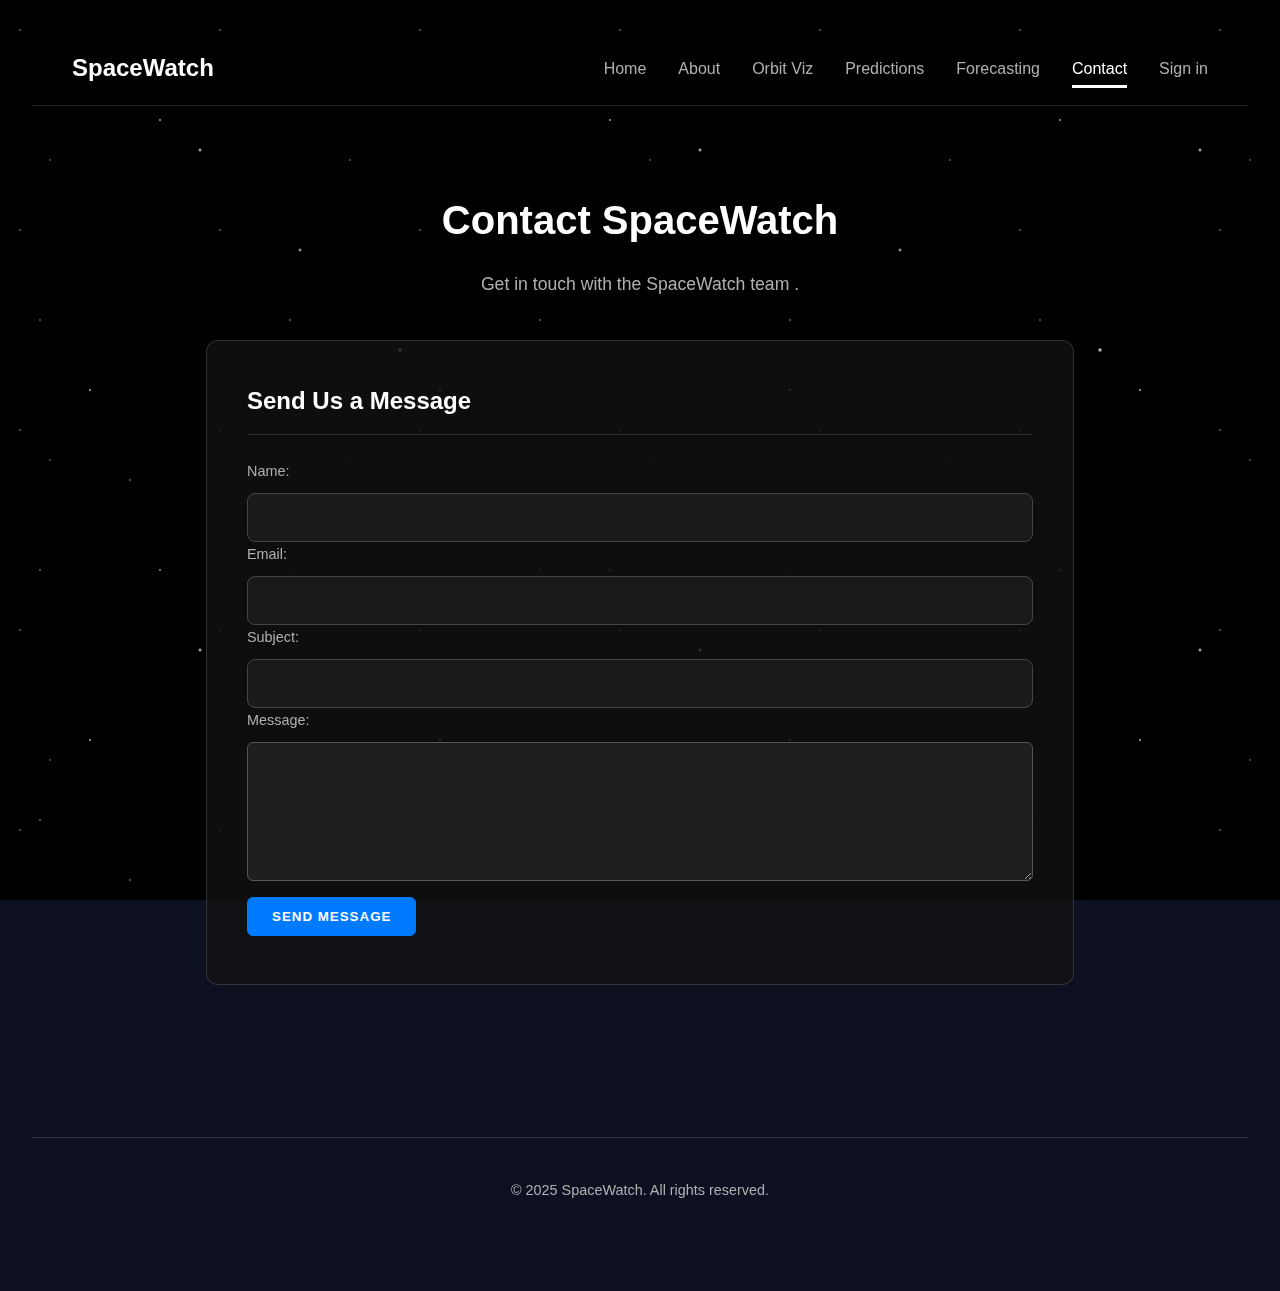
<file: contact.html>
<!DOCTYPE html>
<html lang="en">

<head>
    <meta charset="UTF-8">
    <meta name="viewport" content="width=device-width, initial-scale=1.0">
    <title>SpaceWatch - Contact & API Access</title>
    <link rel="stylesheet" href="landing.css">
    <link rel="preconnect" href="https://fonts.googleapis.com">
    <link rel="preconnect" href="https://fonts.gstatic.com" crossorigin>
    <link
        href="https://fonts.googleapis.com/css2?family=Inter:wght@300;400;500;600;700&family=Space+Grotesk:wght@300..700&display=swap"
        rel="stylesheet">
</head>

<body>
    <header class="sticky-nav">
        <nav>
            <div class="logo">
                <a href="landing.html">SpaceWatch</a>
            </div>
            <button class="menu-toggle" aria-label="Toggle Navigation Menu" aria-expanded="false">
                ☰ </button>
            <ul>
                <li><a href="landing.html">Home</a></li>
                <li><a href="about.html">About</a></li>
                <li><a href="orbit.html">Orbit Viz</a></li>
                <li><a href="predictions.html">Predictions</a></li>
                <li><a href="data.html">Forecasting</a></li>
                <li><a href="contact.html">Contact</a></li>
                <li><a href="sign-in.html">Sign in</a></li>
            </ul>
        </nav>

    </header>

    <main class="page-content">
        <section class="contact-section">
            <h2>Contact SpaceWatch</h2>
            <p class="section-intro">Get in touch with the SpaceWatch team .</p>

            <div class="contact-grid">
                <div class="contact-form-container content-block">
                    <h3>Send Us a Message</h3>
                    <form id="contact-form" action="#" method="POST">
                        <div class="form-group">
                            <label for="name">Name:</label>
                            <input type="text" id="name" name="name" required>
                        </div>
                        <div class="form-group">
                            <label for="email">Email:</label>
                            <input type="email" id="email" name="email" required>
                        </div>
                        <div class="form-group">
                            <label for="subject">Subject:</label>
                            <input type="text" id="subject" name="subject" required>
                        </div>
                        <div class="form-group">
                            <label for="message">Message:</label>
                            <textarea id="message" name="message" rows="6" required></textarea>
                        </div>
                        <button type="submit" class="btn btn-primary">Send Message</button>
                    </form>
                </div>


            </div>
        </section>
    </main>

    <footer>
        <p>&copy; 2025 SpaceWatch. All rights reserved.</p>
    </footer>

    <script src="scriptone.js"></script>
    <script>
        document.getElementById('contact-form').addEventListener('submit', function (e) {
            e.preventDefault();

            const name = document.getElementById('name').value.trim();
            const email = document.getElementById('email').value.trim();
            const message = document.getElementById('message').value.trim();

            if (!name || !email || !message) {
                alert("Please fill in all required fields.");
                return;
            }

            const payload = {
                name: name,
                email: email,
                message: message
            };

            fetch('http://nsst.runasp.net/api/User_Management_System/Sendmessage', {
                method: 'POST',
                headers: {
                    'Content-Type': 'application/json'
                },
                body: JSON.stringify(payload)
            })
                .then(res => {
                    if (!res.ok) {
                        throw new Error('Failed to send message.');
                    }
                    return res.text();
                })
                .then(responseText => {
                    if (responseText.includes("Message sent successfully")) {
                        alert("✅ Your message has been sent successfully!");
                        document.getElementById('contact-form').reset();
                    } else {
                        throw new Error("Unexpected response: " + responseText);
                    }
                })
                .catch(err => {
                    console.error(err);
                    alert("❌ Something went wrong. Please try again later.");
                });
        });
    </script>

</body>

</html>
</file>
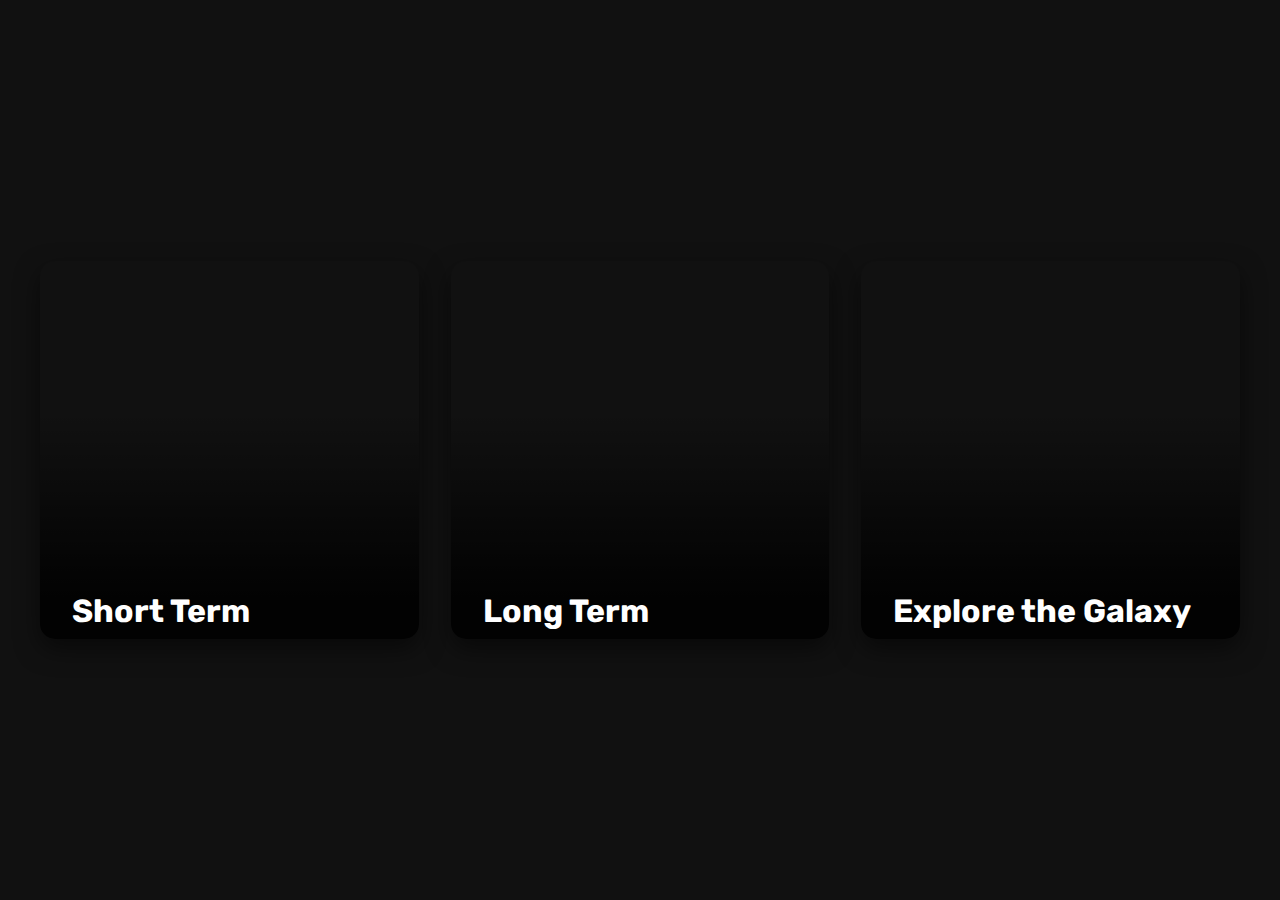
<file: data.html>
<!-- 
<!DOCTYPE html>
<html lang="en">
<head>
  <meta charset="UTF-8" />
  <meta name="viewport" content="width=device-width, initial-scale=1.0"/>
  <title>Data & Analytics Dashboard</title>
  <link rel="stylesheet" href="landing.css" />
</head>
<body>

 <main class=".orbit-container">
    <div class=".orbit-card" style="background-image: url('photo_2025-06-22_22-38-46.jpg')">
      <div class=".orbit-content">
        <h2 class=".orbit-title">Short term</h2>
       
      </div>
    </div>
     <div class=".orbit-card" style="background-image: url('photo_2025-06-22_22-38-46.jpg')">
      <div class=".orbit-content">
        <h2 class=".orbit-title">long term</h2>
        
      </div>
    </div>
   
    <div class=".orbit-card" style="background-image: url('photo_2025-06-22_22-38-46.jpg')">
      <div class=".orbit-content">
        <h2 class=".orbit-title">Explore the Galaxy</h2>
       
      </div>
    </div>
  </main>

</body>
</html> -->






<!-- new about -->
 <!DOCTYPE html>
<html lang="en">
<head>
  <meta charset="UTF-8" />
  <meta name="viewport" content="width=device-width, initial-scale=1.0" />
  <title>Data & Analytics Dashboard</title>
  <style>
    /* Import Google Fonts for a clean, modern look */
    @import url('https://fonts.googleapis.com/css?family=Cardo:400i|Rubik:400,700&display=swap');

    /* General Body Styles */
    body {
      margin: 0;
      font-family: 'Rubik', sans-serif;
      background: #111; /* A slightly softer black for better contrast */
      color: #fff;
      display: flex;
      justify-content: center;
      align-items: center;
      min-height: 100vh;
      padding: 1rem;
      box-sizing: border-box;
    }

    /* Grid Container for the Cards */
    .orbit-container {
      display: grid;
      /* This creates a 3-column grid to keep cards side-by-side */
      grid-template-columns: repeat(3, 1fr);
      gap: 2rem;
      padding: 1rem;
      max-width: 1200px; /* Increased max-width for better layout on larger screens */
      width: 100%;
      margin: auto;
    }

    /* Individual Card Styling */
    .orbit-card {
      position: relative;
      width: 100%;
      /* By setting aspect-ratio to 1/1, the height will match the width, creating a square. */
      aspect-ratio: 1 / 1;
      background-size: cover; /* 'cover' ensures the image fills the card without distortion */
      background-repeat: no-repeat;
      background-position: center;
      border-radius: 15px; /* Softer, more modern rounded corners */
      box-shadow: 0 10px 25px rgba(0, 0, 0, 0.5);
      /* Smooth transitions for hover effects */
      transition: transform 0.5s ease, box-shadow 0.5s ease;
      display: flex;
      align-items: flex-end; /* Aligns content to the bottom */
      overflow: hidden; /* Hides content that overflows the card */
    }

    /* Card Hover Effect: Scale up and enhance shadow */
    .orbit-card:hover {
      transform: scale(1.05); /* Slightly more pronounced zoom */
      box-shadow: 0 20px 40px rgba(0, 0, 0, 0.7);
    }
    
    /* Gradient Overlay to make text more readable */
    .orbit-card::after {
      content: "";
      position: absolute;
      inset: 0;
      /* Gradient from transparent at the top to dark at the bottom */
      background: linear-gradient(to top, rgba(0,0,0,0.9) 10%, rgba(0,0,0,0) 60%);
      z-index: 0; /* Sits below the content */
      transition: opacity 0.5s ease;
    }

    /* Card-specific background images using square placeholder service */
    .orbit-card-1 {
      background-image: url('https://placehold.co/600x600/000000/FFFFFF?text=Short+Term');
    }

    .orbit-card-2 {
      background-image: url('https://placehold.co/600x600/1E293B/FFFFFF?text=Long+Term');
    }

    .orbit-card-3 {
      background-image: url('https://placehold.co/600x600/334155/FFFFFF?text=Explore');
    }

    /* Content block that appears on hover */
    .orbit-content {
      position: relative;
      padding: 2rem;
      z-index: 1; /* Sits on top of the gradient overlay */
      width: 100%;
      box-sizing: border-box; /* Ensures padding is included in the width */
      text-align: left;
      /* Initially, the content is mostly hidden, with only the title area visible */
      transform: translateY(calc(100% - 80px)); 
      opacity: 1; /* Always visible to allow for transition */
      /* A nice cubic-bezier for a smooth, elastic slide-in effect */
      transition: transform 0.6s cubic-bezier(0.23, 1, 0.32, 1);
    }

    /* Slide content up fully when the card is hovered */
    .orbit-card:hover .orbit-content {
      transform: translateY(0);
    }

    /* Title Styling */
    .orbit-title {
      font-size: 2rem;
      font-weight: 700;
      line-height: 1.2;
      margin: 0 0 0.5rem 0; /* Clean margin definition */
    }
    
    /* Description Styling */
    .orbit-description {
        font-family: 'Cardo', serif; /* A classic serif font for contrast */
        font-style: italic;
        font-size: 1.1rem;
        opacity: 0; /* Initially hidden */
        /* Fade in after the slide animation starts */
        transition: opacity 0.5s ease 0.3s;
    }

    /* Fade in the description on card hover */
    .orbit-card:hover .orbit-description {
        opacity: 1;
    }
    
    /* Media query for smaller screens to prevent cards from becoming too squished */
    @media (max-width: 768px) {
        .orbit-container {
            grid-template-columns: 1fr; /* Stack cards vertically on smaller screens */
        }
        .orbit-title {
            font-size: 1.5rem; /* Adjust font size for mobile */
        }
    }

  </style>
</head>
<body>

  <main class="orbit-container">
    <!-- Card 1 -->
    <div class="orbit-card orbit-card-1">
      <div class="orbit-content">
        <h2 class="orbit-title">Short Term</h2>
        <p class="orbit-description">Focused goals for the next quarter, driving immediate impact and performance.</p>
      </div>
    </div>
    <div class="orbit-card orbit-card-2">
      <div class="orbit-content">
        <h2 class="orbit-title">Long Term</h2>
         <p class="orbit-description">Strategic vision for future growth, innovation, and market leadership.</p>
      </div>
    </div>
    <div class="orbit-card orbit-card-3">
      <div class="orbit-content">
        <h2 class="orbit-title">Explore the Galaxy</h2>
        <p class="orbit-description">Venture into new possibilities, data frontiers, and untapped potential in agriculture and beyond.</p>
      </div>
    </div>
  </main>

</body>
</html>
</file>
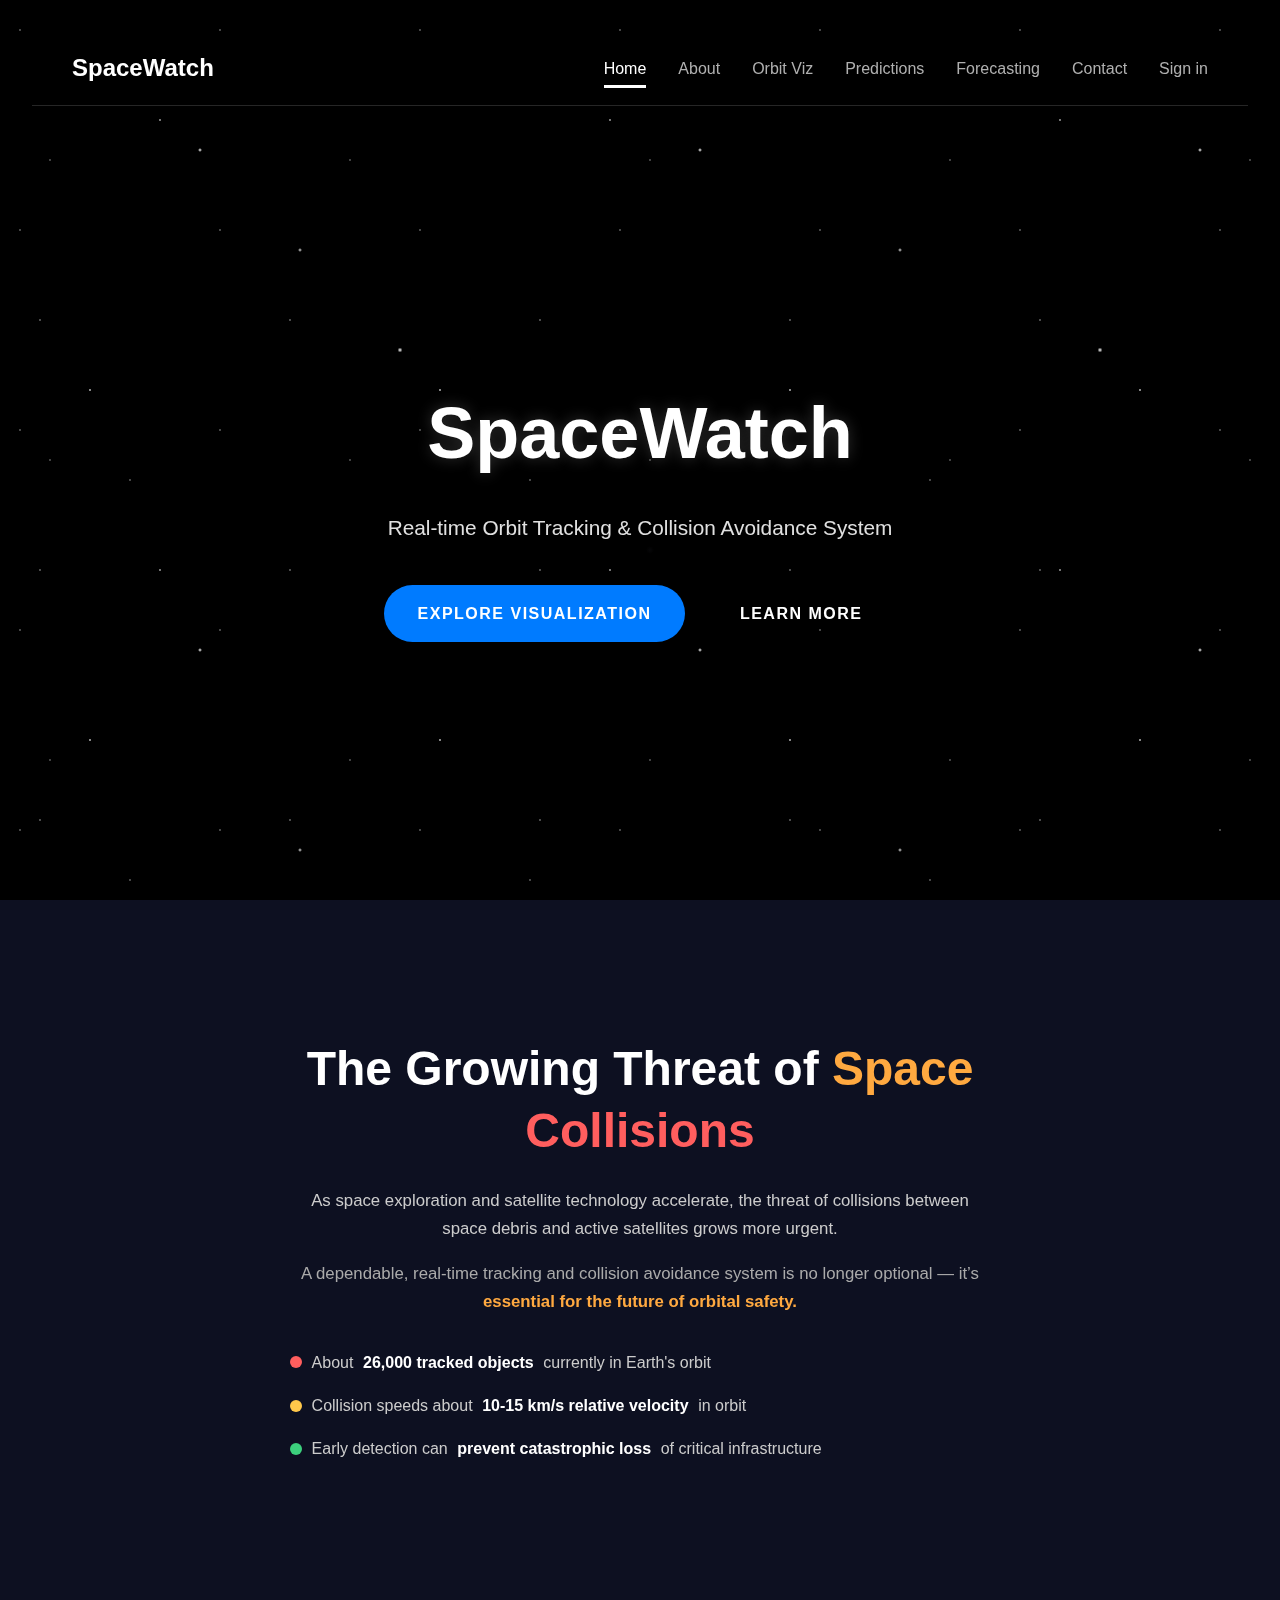
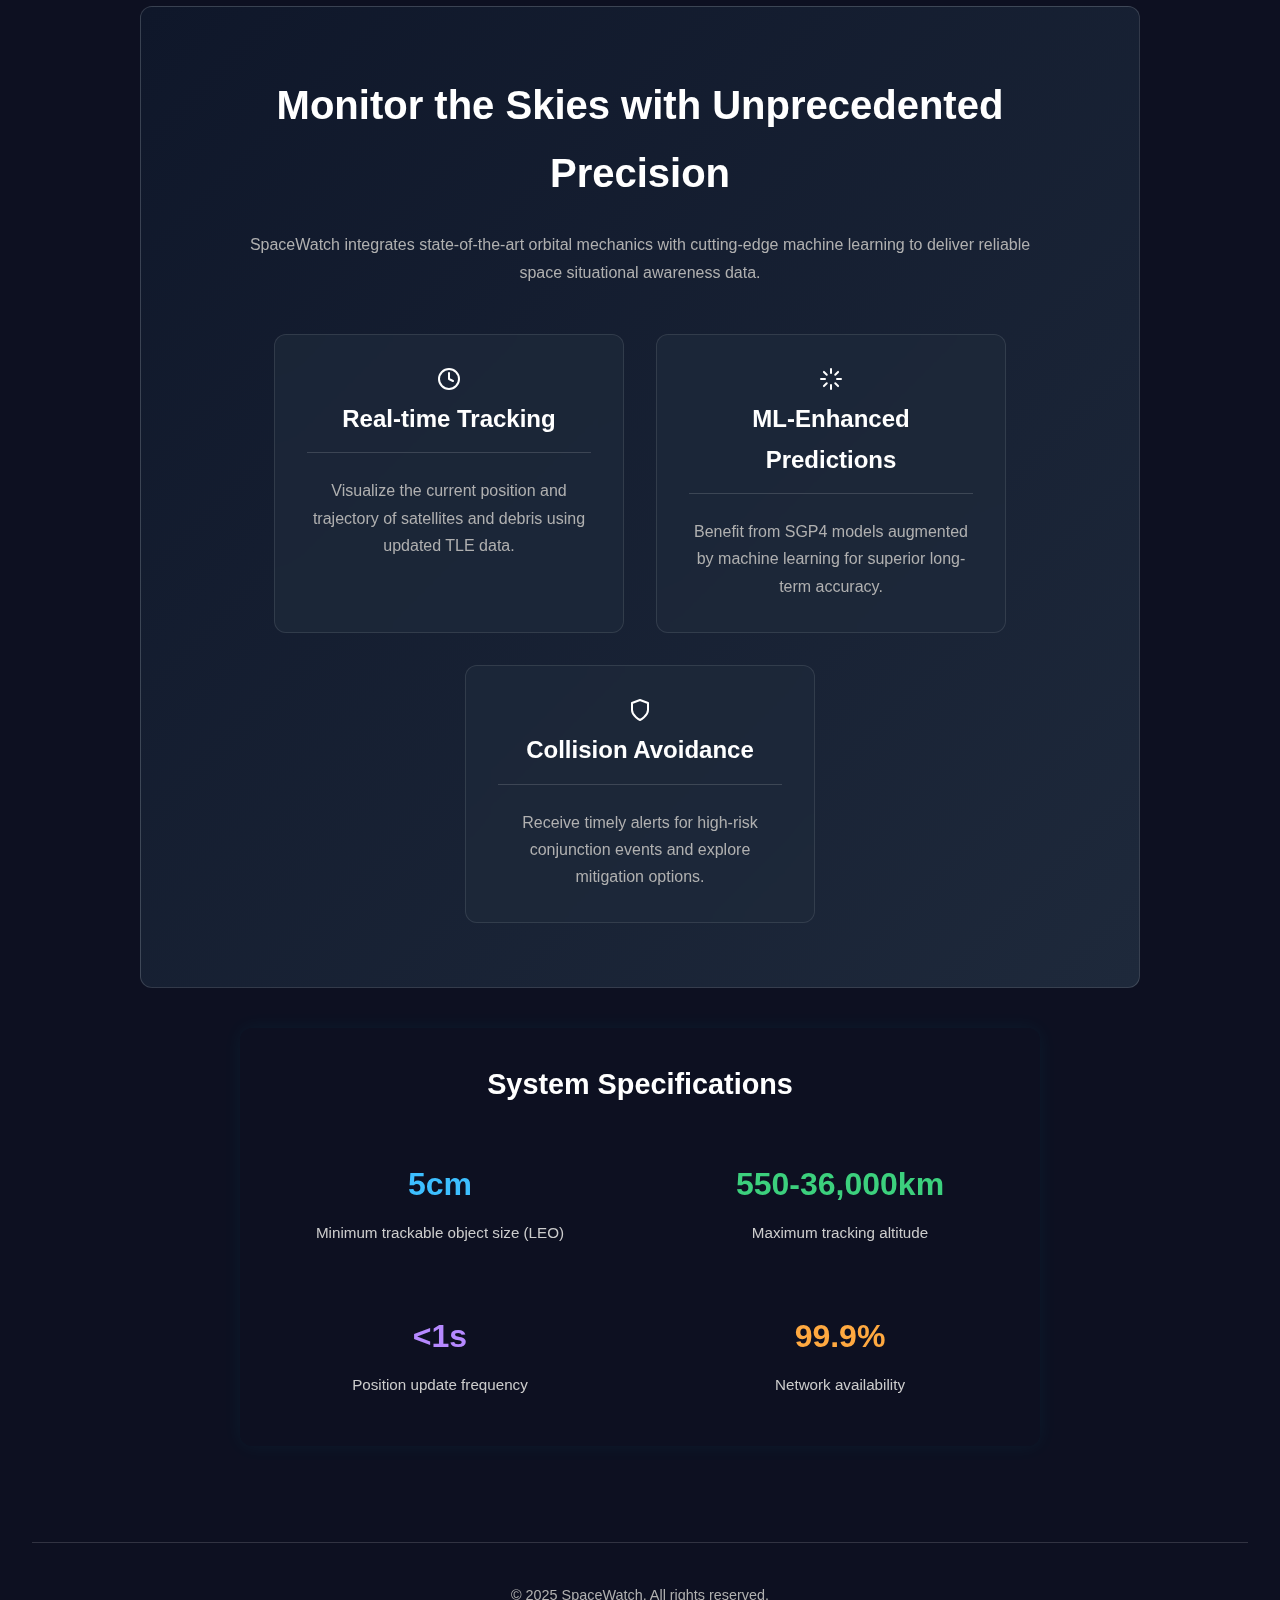
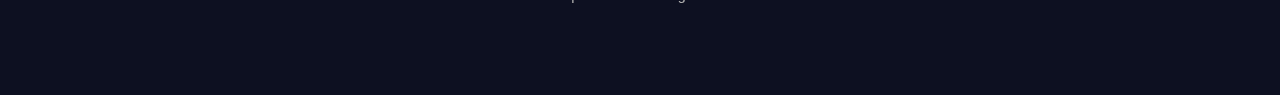
<file: landing.html>
<!DOCTYPE html>
<html lang="en">
<head>
    <meta charset="UTF-8">
    <meta name="viewport" content="width=device-width, initial-scale=1.0">
    <title>SpaceWatch - Home</title>
    <link rel="stylesheet" href="landing.css">
    <link rel="preconnect" href="https://fonts.googleapis.com">
    <link rel="preconnect" href="https://fonts.gstatic.com" crossorigin>
    <link href="https://fonts.googleapis.com/css2?family=Inter:wght@300;400;500;600;700&family=Space+Grotesk:wght@300..700&display=swap" rel="stylesheet">
</head>
<body>
    <header class="sticky-nav">
        <nav>
            <div class="logo">
                <a href="landing.html">SpaceWatch</a>
            </div>
            <button class="menu-toggle" aria-label="Toggle Navigation Menu" aria-expanded="false">
                ☰ </button>
            <ul>
                <li><a href="landing.html">Home</a></li>
                <li><a href="about.html">About</a></li>
                <li><a href="orbit.html">Orbit Viz</a></li>
                <li><a href="predictions.html">Predictions</a></li>
                <li><a href="data.html">Forecasting</a></li>
                <li><a href="contact.html">Contact</a></li>
                <li><a href="sign-in.html">Sign in</a></li>
            </ul>
        </nav>
        
        
     
    </header>

    <main>
        <section class="hero">
            <div class="hero-background">
                <div class="stars"></div>
                <div class="twinkling"></div>
                <div class="clouds"></div>
            </div>
            <div class="hero-content">
                <h1>SpaceWatch</h1>
                <p>Real-time Orbit Tracking & Collision Avoidance System</p>
                <div class="cta-buttons">
                    <a href="orbit.html" class="btn btn-primary">Explore Visualization</a>
                    <a href="#start-tracking" class="btn btn-secondary">Learn More</a>
                </div>
            </div>
        </section>

        <section class="threat-section">
  <h2 class="threat-heading">
    The Growing Threat of <span class="highlight-orange">Space</span><br />
    <span class="highlight-red">Collisions</span>
  </h2>

  <p class="threat-description">
    As space exploration and satellite technology accelerate, the threat of collisions between space debris and active satellites grows more urgent.
  </p>

  <p class="threat-subtext">
    A dependable, real-time tracking and collision avoidance system is no longer optional — it’s
    <span class="highlight-bold-orange">essential for the future of orbital safety.</span>
  </p>

  <ul class="threat-list">
    <li><span class="dot red"></span> About <strong>26,000 tracked objects</strong> currently in Earth's orbit</li>
    <li><span class="dot yellow"></span> Collision speeds about <strong>10-15 km/s relative velocity</strong> in orbit</li>
    <li><span class="dot green"></span> Early detection can <strong>prevent catastrophic loss</strong> of critical infrastructure</li>
  </ul>
</section>

          
        <section id="start-tracking" class="intro-section content-block">
            <div class="section-header">
                <h2>Monitor the Skies with Unprecedented Precision</h2>
                <p class="section-description">SpaceWatch integrates state-of-the-art orbital mechanics with cutting-edge machine learning to deliver reliable space situational awareness data.</p>
            </div>
            
            <div class="cards-container">
                <div class="feature-card">
                    <div class="card-icon">
                        <svg xmlns="http://www.w3.org/2000/svg" width="24" height="24" viewBox="0 0 24 24" fill="none" stroke="currentColor" stroke-width="2" stroke-linecap="round" stroke-linejoin="round">
                            <circle cx="12" cy="12" r="10"></circle>
                            <polyline points="12 6 12 12 16 14"></polyline>
                        </svg>
                    </div>
                    <div class="card-content">
                        <h3>Real-time Tracking</h3>
                        <p>Visualize the current position and trajectory of satellites and debris using updated TLE data.</p>
                    </div>
                </div>
                
                <div class="feature-card">
                    <div class="card-icon">
                        <svg xmlns="http://www.w3.org/2000/svg" width="24" height="24" viewBox="0 0 24 24" fill="none" stroke="currentColor" stroke-width="2" stroke-linecap="round" stroke-linejoin="round">
                            <path d="M12 2v4"></path>
                            <path d="m16.24 7.76 2.83-2.83"></path>
                            <path d="M18 12h4"></path>
                            <path d="m16.24 16.24 2.83 2.83"></path>
                            <path d="M12 18v4"></path>
                            <path d="m4.93 19.07 2.83-2.83"></path>
                            <path d="M2 12h4"></path>
                            <path d="m4.93 4.93 2.83 2.83"></path>
                        </svg>
                    </div>
                    <div class="card-content">
                        <h3>ML-Enhanced Predictions</h3>
                        <p>Benefit from SGP4 models augmented by machine learning for superior long-term accuracy.</p>
                    </div>
                </div>
                
                <div class="feature-card">
                    <div class="card-icon">
                        <svg xmlns="http://www.w3.org/2000/svg" width="24" height="24" viewBox="0 0 24 24" fill="none" stroke="currentColor" stroke-width="2" stroke-linecap="round" stroke-linejoin="round">
                            <path d="M12 22s8-4 8-10V5l-8-3-8 3v7c0 6 8 10 8 10z"></path>
                        </svg>
                    </div>
                    <div class="card-content">
                        <h3>Collision Avoidance</h3>
                        <p>Receive timely alerts for high-risk conjunction events and explore mitigation options.</p>
                    </div>
                </div>
            </div>
        </section>
        <div class="specs-container">
  <h2 class="specs-title">System Specifications</h2>
  <div class="specs-grid">
    <div class="spec-item">
      <span class="spec-value blue">5cm</span>
      <span class="spec-label">Minimum trackable object size (LEO)</span>
    </div>
    <div class="spec-item">
      <span class="spec-value green">550-36,000km</span>
      <span class="spec-label">Maximum tracking altitude</span>
    </div>
    <div class="spec-item">
      <span class="spec-value purple">&lt;1s</span>
      <span class="spec-label">Position update frequency</span>
    </div>
    <div class="spec-item">
      <span class="spec-value orange">99.9%</span>
      <span class="spec-label">Network availability</span>
    </div>
  </div>
</div>

    </main>

    <footer>
        <p>&copy; 2025 SpaceWatch. All rights reserved.</p>
    </footer>

    <script src="scriptone.js"></script>
    <script>
        const observer = new IntersectionObserver((entries) => {
          entries.forEach(entry => {
            if (entry.isIntersecting) {
              entry.target.classList.add('show');
            }
          });
        }, {
          threshold: 0.5
        });
      
        const heading = document.querySelector('.intro h2');
        if (heading) observer.observe(heading);
      </script>
      
</body>
</html>
</file>
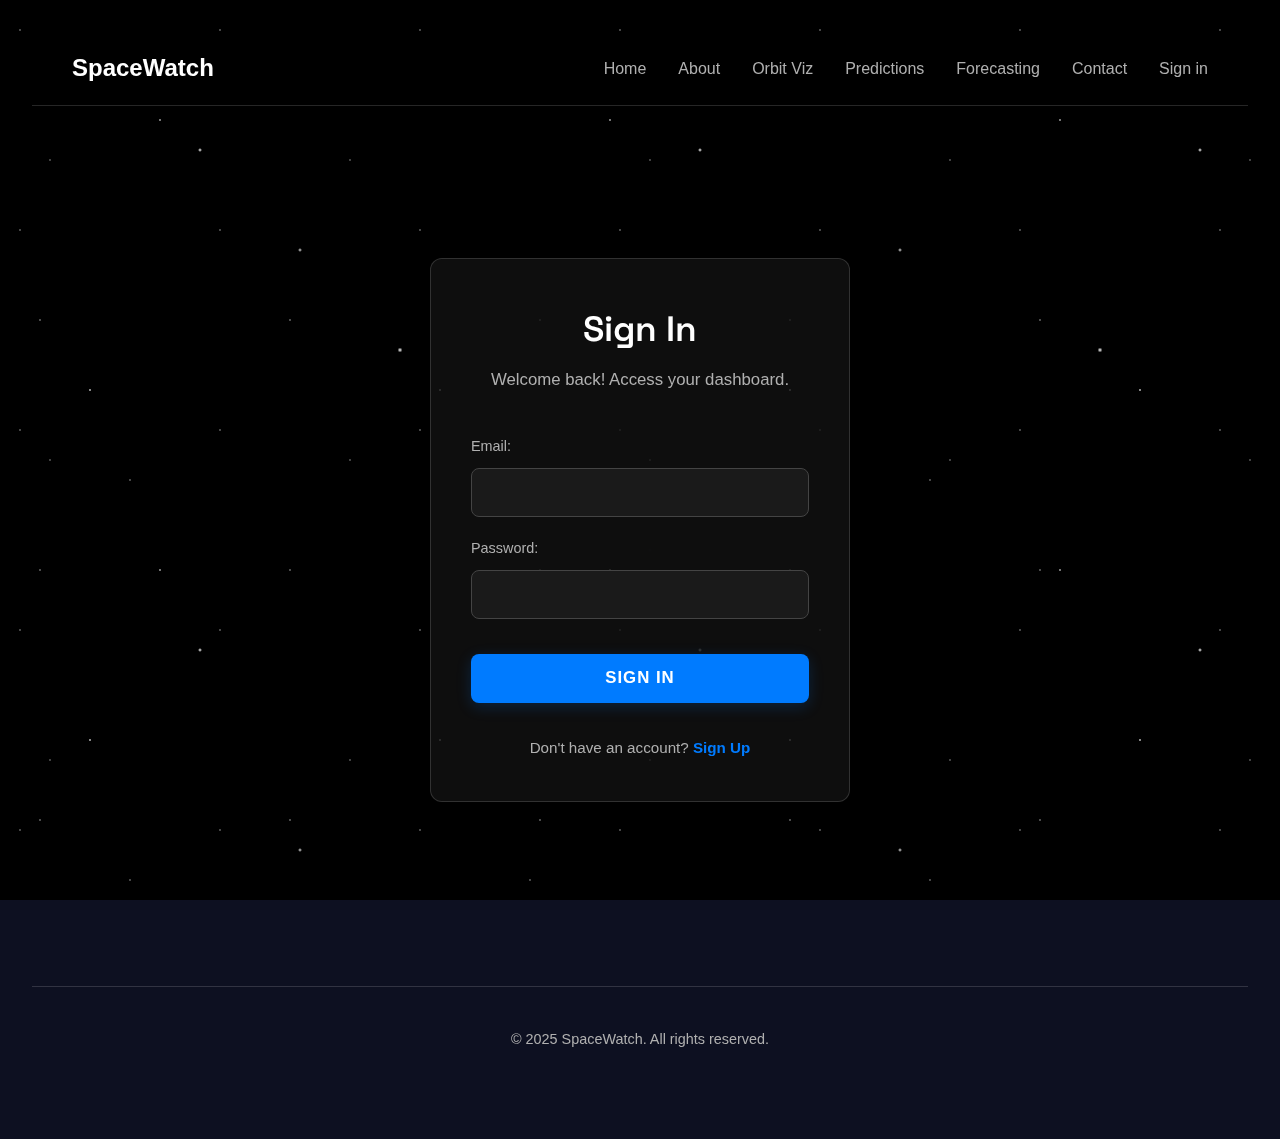
<file: sign-in.html>
<!DOCTYPE html>

<html lang="en">

<head>

    <meta charset="UTF-8">

    <meta name="viewport" content="width=device-width, initial-scale=1.0">

    <title>SpaceWatch - Sign In</title>

    <link rel="stylesheet" href="landing.css">

    <link rel="preconnect" href="https://fonts.googleapis.com">

    <link rel="preconnect" href="https://fonts.gstatic.com" crossorigin>

    <link
        href="https://fonts.googleapis.com/css2?family=Inter:wght@300;400;500;600;700&family=Space+Grotesk:wght@300..700&display=swap"
        rel="stylesheet">

</head>

<body>

    <header class="sticky-nav">
        <nav>
            <div class="logo">
                <a href="landing.html">SpaceWatch</a>
            </div>
            <button class="menu-toggle" aria-label="Toggle Navigation Menu" aria-expanded="false">
                ☰ </button>
            <ul>
                <li><a href="landing.html">Home</a></li>
                <li><a href="about.html">About</a></li>
                <li><a href="orbit.html">Orbit Viz</a></li>
                <li><a href="predictions.html">Predictions</a></li>
                <li><a href="data.html">Forecasting</a></li>
                <li><a href="contact.html">Contact</a></li>
                <li><a href="sign-in.html">Sign in</a></li>
            </ul>
        </nav>


        <!-- <nav>

<div class="logo">

<a href="index.html">SpaceWatch</a>

</div>

 <button class="menu-toggle" aria-label="Toggle Navigation Menu" aria-expanded="false">

 ☰ </button>

<ul>

<li><a href="index.html">Home</a></li>

<li><a href="about.html">About</a></li>

<li><a href="orbit.html">Orbit Viz</a></li>

<li><a href="predictions.html">Predictions</a></li>

<li><a href="data.html">Data Access</a></li>

 <li><a href="contact.html">Contact</a></li>

 <li><a href="sign_up.html" class="btn btn-primary btn-small">Sign Up</a></li>

 </ul>

 </nav> -->

    </header>


    <main class="page-content">

        <section class="auth-section">

            <div class="auth-form-container content-block">

                <h2>Sign In</h2>

                <p class="section-intro">Welcome back! Access your dashboard.</p>

                <form id="signin-form">
                    <div class="form-group">
                        <label for="email">Email:</label>
                        <input type="email" id="email" name="email" required>
                    </div>

                    <div class="form-group">
                        <label for="password">Password:</label>
                        <input type="password" id="password" name="password" required>
                    </div>

                    <button type="submit" class="btn btn-primary">Sign In</button>
                </form>

                <p class="switch-form-link">
                    Don't have an account? <a href="sign-up.html">Sign Up</a>

                </p>

            </div>

        </section>

    </main>


    <footer>

        <p>&copy; 2025 SpaceWatch. All rights reserved.</p>

    </footer>


    <script>
        document.getElementById('signin-form').addEventListener('submit', async function (event) {
            event.preventDefault();

            const email = document.getElementById('email').value;
            const password = document.getElementById('password').value;

            const url = `http://nsst.runasp.net/api/User_Management_System/login`;

            try {
                const response = await fetch(url, {
                    method: 'POST' ,
                    headers: {
                        'Content-Type': 'application/json',
                    },
                    body: JSON.stringify({email,password})
                });

                if (!response.ok) {
                    throw new Error(`HTTP error! status: ${response.status}`);
                }

                const data = await response.json();
                console.log('Login Successful:', data);
                alert('Login Successful!');
                window.location.href = 'landing.html';
            } catch (error) {
                console.error('Error during login:', error);
                alert('Login Failed!');
            }
        });
    </script>

</body>

</html>
</file>
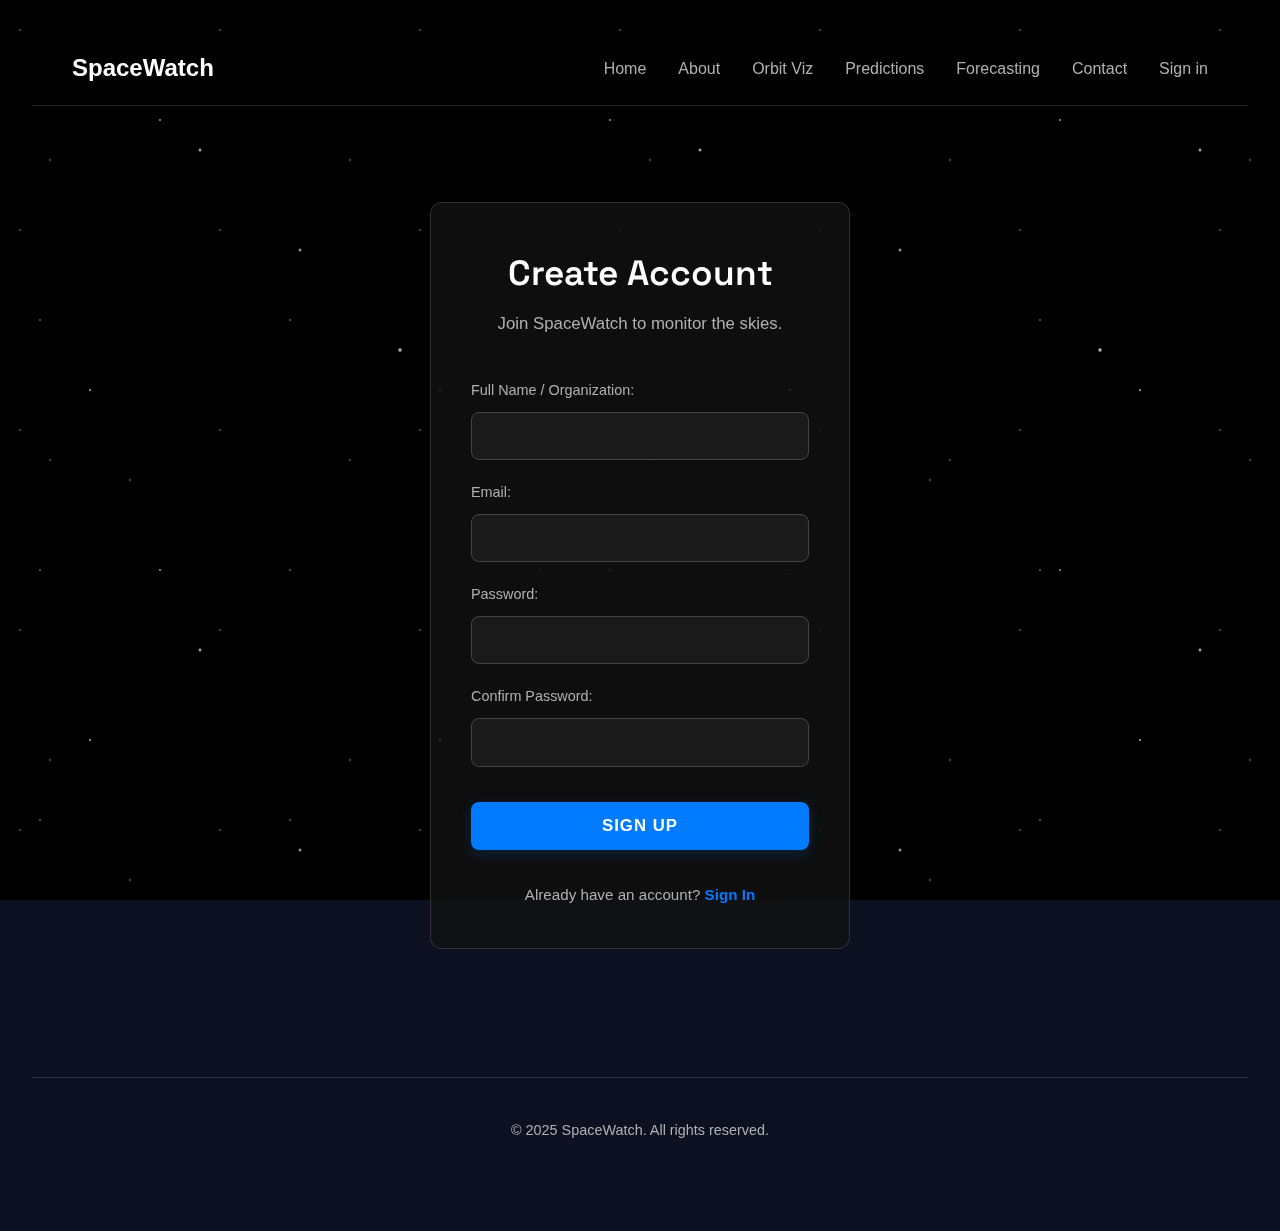
<file: sign-up.html>
<!DOCTYPE html>

<html lang="en">

<head>

 <meta charset="UTF-8">

 <meta name="viewport" content="width=device-width, initial-scale=1.0">

 <title>SpaceWatch - Sign Up</title>

 <link rel="stylesheet" href="landing.css">

 <link rel="preconnect" href="https://fonts.googleapis.com">

 <link rel="preconnect" href="https://fonts.gstatic.com" crossorigin>

 <link href="https://fonts.googleapis.com/css2?family=Inter:wght@300;400;500;600;700&family=Space+Grotesk:wght@300..700&display=swap" rel="stylesheet">

</head>

<body>

<header class="sticky-nav">

<nav>
            <div class="logo">
                <a href="landing.html">SpaceWatch</a>
            </div>
            <button class="menu-toggle" aria-label="Toggle Navigation Menu" aria-expanded="false">
                ☰ </button>
            <ul>
                <li><a href="landing.html">Home</a></li>
                <li><a href="about.html">About</a></li>
                <li><a href="orbit.html">Orbit Viz</a></li>
                <li><a href="predictions.html">Predictions</a></li>
                <li><a href="data.html">Forecasting</a></li>
                <li><a href="contact.html">Contact</a></li>
                <li><a href="sign-in.html">Sign in</a></li>
            </ul>
        </nav>
 </header>


 <main class="page-content">

<section class="auth-section">

 <div class="auth-form-container content-block">

 <h2>Create Account</h2>

 <p class="section-intro">Join SpaceWatch to monitor the skies.</p>

 <form id="signup-form" action="#" method="POST">

<div class="form-group">

<label for="name">Full Name / Organization:</label>

<input type="text" id="name" name="name" required>

 </div>

 <div class="form-group">

<label for="email">Email:</label>

<input type="email" id="email" name="email" required>

</div>

 <div class="form-group">

 <label for="password">Password:</label>

 <input type="password" id="password" name="password" required>

</div>

<div class="form-group">
<label for="confirm-password">Confirm Password:</label>

 <input type="password" id="confirm-password" name="confirm-password" required>
 </div>

<button type="submit" class="btn btn-primary">Sign Up</button>

 </form>

 <p class="switch-form-link">

Already have an account? <a href="sign-in.html">Sign In</a>

 </p>

 </div>

 </section>

 </main>


 <footer>

 <p>&copy; 2025 SpaceWatch. All rights reserved.</p>

 </footer>


 <script src="scriptone.js"></script>

</body>

</html>
</file>
<file: landing.css>
* {
    margin: 0;
    padding: 0;
    box-sizing: border-box;
    font-family: Arial, sans-serif;
}
body{
    background-color: #0A0A1E;
    
}






/* General Styles */
:root {
    --primary-color: #007bff; /* Brighter Blue */
    --secondary-color: #ffffff; /* White */
    --accent-color: #b0b0b0; /* Slightly darker gray */
    --background-color: #000000; /* Pure Black */
    --text-color: #e0e0e0; /* Slightly softer white */
    --font-family: 'Inter', -apple-system, BlinkMacSystemFont, "Segoe UI", Roboto, Helvetica, Arial, sans-serif; /* Broader font stack */
    --card-background: rgba(18, 18, 18, 0.8); /* Darker card background */
    --border-color: rgba(255, 255, 255, 0.15);
}

* {
    margin: 0;
    padding: 0;
    box-sizing: border-box;
}

body {
    font-family: var(--font-family);
    background-color: var(--background-color); /* Base background color */
    color: var(--text-color);
    line-height: 1.7;
    overflow-x: hidden;
    position: relative; /* Needed for pseudo-element positioning */
}

/* ========================================== */
/* Global Animated Background                 */
/* ========================================== */

body::before {
    content: "";
    position: fixed; /* Cover the entire viewport */
    top: 0;
    left: 0;
    width: 100%;
    height: 100%;
    z-index: -10; /* Place behind all content */
    pointer-events: none; /* Allow clicks to pass through */

    /* Multiple background layers for stars and distant objects */
    background-image:
        /* Layer 1: Small, dense, slow stars */
        radial-gradient(1px 1px at 20px 30px, #eee, rgba(0,0,0,0)),
        radial-gradient(1px 1px at 40px 70px, #fff, rgba(0,0,0,0)),
        radial-gradient(1px 1px at 50px 160px, #ddd, rgba(0,0,0,0)),
        radial-gradient(1.5px 1.5px at 90px 40px, #fff, rgba(0,0,0,0)),
        radial-gradient(1px 1px at 130px 80px, #eee, rgba(0,0,0,0)),
        radial-gradient(1.5px 1.5px at 160px 120px, #ddd, rgba(0,0,0,0)),
        /* Layer 2: Larger, sparser, medium speed stars */
        radial-gradient(2px 2px at 200px 150px, #fff, rgba(0,0,0,0)),
        radial-gradient(2px 2px at 300px 250px, #ddd, rgba(0,0,0,0)),
        radial-gradient(2.5px 2.5px at 400px 350px, #fff, rgba(0,0,0,0)),
        /* Layer 3: Faintest, slowest "distant galaxies/nebulae" (optional) */
        radial-gradient(3px 3px at 500px 450px, rgba(200, 200, 255, 0.05), rgba(0,0,0,0)),
        radial-gradient(4px 4px at 650px 550px, rgba(200, 200, 255, 0.03), rgba(0,0,0,0));

    background-repeat: repeat;
    background-size:
        200px 200px, /* Layer 1 size */
        250px 250px, /* Layer 1 size */
        300px 300px, /* Layer 1 size */
        350px 350px, /* Layer 1 size */
        400px 400px, /* Layer 1 size */
        450px 450px, /* Layer 1 size */
        500px 500px, /* Layer 2 size */
        600px 600px, /* Layer 2 size */
        700px 700px, /* Layer 2 size */
        800px 800px, /* Layer 3 size */
        900px 900px; /* Layer 3 size */

    background-color: var(--background-color); /* Ensure base color shows */

    /* Animation */
    animation: moveStars 200s linear infinite;
}

@keyframes moveStars {
    from { background-position: 0 0, 0 0, 0 0, 0 0, 0 0, 0 0, 0 0, 0 0, 0 0, 0 0, 0 0; }
    to {
        background-position:
            -1000px 1000px, /* Layer 1 movement */
            -1200px 1200px, /* Layer 1 movement */
            -1400px 1400px, /* Layer 1 movement */
            -1600px 1600px, /* Layer 1 movement */
            -1800px 1800px, /* Layer 1 movement */
            -2000px 2000px, /* Layer 1 movement */
            -2500px 2500px, /* Layer 2 movement */
            -3000px 3000px, /* Layer 2 movement */
            -3500px 3500px, /* Layer 2 movement */
            -4000px 4000px, /* Layer 3 movement */
            -4500px 4500px; /* Layer 3 movement */
    }
}


/* ========================================== */
/* Rest of the CSS ...                      */
/* ========================================== */


h1, h2, h3, h4 {
    font-weight: 600;
    margin-bottom: 1rem;
}

p {
    margin-bottom: 1rem;
}

a {
    color: var(--secondary-color);
    text-decoration: none;
    transition: color 0.3s ease;
}

a:hover {
    color: var(--primary-color);
}

ul {
    list-style: none;
}

/* Navigation */
.sticky-nav {
    position: sticky;
    top: 0;
    left: 0;
    width: 100%;
    background-color: rgba(0, 0, 0, 0.7);
    backdrop-filter: blur(15px);
    z-index: 1000;
    border-bottom: 1px solid var(--border-color);
}

.sticky-nav nav {
    display: flex;
    justify-content: space-between;
    align-items: center;
    max-width: 1200px;
    margin: 0 auto;
    padding: 1rem 2rem;
}

.sticky-nav .logo {
    font-size: 1.5rem;
    font-weight: 700;
    color: var(--secondary-color);
}

.sticky-nav ul {
    display: flex;
}

.sticky-nav ul li {
    margin-left: 2rem;
}

.sticky-nav ul li a {
    color: var(--accent-color);
    font-weight: 500;
    padding: 0.5rem 0;
    border-bottom: 3px solid transparent;
    transition: color 0.3s ease, border-bottom-color 0.3s ease;
}

.sticky-nav ul li a:hover,
.sticky-nav ul li a.active {
    color: var(--secondary-color);
    border-bottom-color: var(--secondary-color);
}

/* Hero Section */
.hero {
    position: relative; /* Keep relative for content positioning */
    height: 100vh;
    display: flex;
    align-items: center;
    justify-content: center;
    text-align: center;
    overflow: hidden;
    padding-bottom: 10vh;
    /* Remove hero-specific background - handled by body::before */
}

/* Remove old hero background styles */
/* .hero-background, .stars, .twinkling, .clouds { display: none; } */

.hero-content {
    position: relative;
    z-index: 1; /* Ensure content is above body::before */
    max-width: 800px;
    padding: 0 2rem;
}

.hero h1 {
    font-size: clamp(2.5rem, 6vw, 4.5rem);
    font-weight: 700;
    color: var(--secondary-color);
    margin-bottom: 1rem;
    text-shadow: 0 0 15px rgba(255, 255, 255, 0.2);
}

.hero p {
    font-size: clamp(1rem, 2.5vw, 1.3rem);
    color: var(--text-color);
    margin-bottom: 2rem;
}

  body {
  background-color: #0d1021;
  font-family: Arial, sans-serif;
  color: white;
  margin: 0;
  padding: 2rem;
}

.threat-section {
  max-width: 800px;
  margin: auto;
  padding: 2rem;
  /* background-color: #0d1021; */
}

.threat-heading {
  font-size: 3rem;
  text-align: center;
  font-weight: 700;
  margin-bottom: 1.5rem;
  line-height: 1.3;
}

.highlight-orange {
  color: #ffa940;
}

.highlight-red {
  color: #ff5e5e;
}

.threat-description {
  font-size: 1.05rem;
  color: #ccc;
  text-align: center;
  max-width: 700px;
  margin: 0 auto 1rem;
}

.threat-subtext {
  font-size: 1.05rem;
  color: #aaa;
  text-align: center;
  margin-bottom: 2rem;
}

.highlight-bold-orange {
  color: #ffa940;
  font-weight: bold;
}

.threat-list {
  list-style: none;
  padding: 0;
  margin: 0 auto;
  max-width: 700px;
}

.threat-list li {
  font-size: 1rem;
  margin-bottom: 1rem;
  display: flex;
  align-items: center;
  gap: 0.6rem;
  color: #ccc;
  
}

.threat-list li strong {
  color: white;
}

.dot {
  width: 12px;
  height: 12px;
  border-radius: 50%;
  display: inline-block;
}

.dot.red {
  background-color: #ff5e5e;
}

.dot.yellow {
  background-color: #ffc84b;
}

.dot.green {
  background-color: #3cd07d;
}

@media (max-width: 600px) {
  .threat-heading {
    font-size: 1.5rem;
  }

  .threat-description,
  .threat-subtext,
  .threat-list li {
    font-size: 0.95rem;
  }

  .dot {
    width: 10px;
    height: 10px;
  }
}

  
  
/* Card Layout Styles */
#start-tracking {
    padding: 4rem 2rem;
    background: linear-gradient(135deg, #0f172a 0%, #1e293b 100%);
    color: white;
}

.section-header {
    text-align: center;
    max-width: 800px;
    margin: 0 auto 3rem;
}

.cards-container {
    display: flex;
    justify-content: center;
    gap: 2rem;
    max-width: 1200px;
    margin: 0 auto;
    flex-wrap: wrap;
}

.feature-card {
    flex: 1;
    min-width: 300px;
    max-width: 350px;
    background: rgba(30, 41, 59, 0.7);
    border-radius: 12px;
    padding: 2rem;
    transition: all 0.3s ease;
    border: 1px solid rgba(255, 255, 255, 0.1);
    backdrop-filter: blur(10px);
}

/* Rest of your existing card styles... */

/* Responsive adjustments */
@media (max-width: 1024px) {
    .cards-container {
        flex-wrap: wrap;
    }
    
    .feature-card {
        min-width: calc(50% - 2rem);
    }
}

@media (max-width: 768px) {
    .feature-card {
        min-width: 100%;
    }
}

.cta-buttons .btn {
    display: inline-block;
    padding: 0.8rem 2rem;
    margin: 0.5rem;
    border-radius: 50px;
    font-weight: 600;
    text-transform: uppercase;
    letter-spacing: 1.5px;
    transition: all 0.3s ease;
    border: 2px solid transparent;
}

/* --- [Rest of the existing CSS rules from previous combined file] --- */
/* --- [Include all rules for intro-section, footer, page-content, forms, buttons, predictions, data, about, contact, orbit visualization specifics etc.] --- */

/* Make sure orbit visualization canvas covers the global background */
#canvas-container {
    position: fixed;
    width: 100vw;
    height: 100vh;
    top: 0;
    left: 0;
    z-index: 1;
    background-color: var(--background-color); /* Add background color to cover */
}

/* --- [Continue with all other existing CSS rules...] --- */

/* Example placeholder for the rest of the styles */
.intro-section { max-width: 1000px; margin: 6rem auto; padding: 3rem 2rem; text-align: center; }
.intro-section h2 { font-size: 2.5rem; color: var(--secondary-color); margin-bottom: 1.5rem; }
/* ... other styles ... */
footer { text-align: center; padding: 2.5rem; margin-top: 6rem; border-top: 1px solid var(--border-color); color: var(--accent-color); font-size: 0.9rem; }
/* ... ensure all previous styles are included below this line ... */

/* General Page Content */
.page-content {
    max-width: 1200px; /* Standard width for most pages */
    margin: 4rem auto; /* More top margin for pages */
    padding: 0 2rem;
    position: relative; /* Ensure content is above background */
    z-index: 2;
}

.section-intro {
    text-align: center;
    color: var(--accent-color);
    margin-bottom: 2.5rem;
    font-size: 1.1rem;
}

.content-block {
    background-color: var(--card-background);
    padding: 2.5rem;
    border-radius: 12px;
    margin-bottom: 2.5rem;
    border: 1px solid var(--border-color);
    position: relative; /* Ensure content is above background */
    z-index: 2;
}

.content-block h3 {
    color: var(--secondary-color);
    margin-bottom: 1.5rem;
    border-bottom: 1px solid var(--border-color);
    padding-bottom: 0.8rem;
    font-size: 1.5rem;
}

.content-block p {
    color: var(--accent-color);
    line-height: 1.7;
    margin-bottom: 1rem;
}

.content-block p:last-child {
    margin-bottom: 0;
}

/* Placeholder Chart Styling */
.placeholder-chart {
    min-height: 300px; /* Taller charts */
    background-color: #050505;
    border: 1px dashed #555; /* Lighter dashed border */
    display: flex;
    align-items: center;
    justify-content: center;
    color: #555;
    border-radius: 8px; /* More rounded charts */
}

/* Button Styles (General) */
.btn {
    display: inline-block;
    padding: 0.7rem 1.5rem; /* Standard button padding */
    margin: 0.5rem 0; /* Margin top/bottom */
    border-radius: 6px; /* Slightly rounded corners */
    font-weight: 600;
    text-transform: uppercase;
    letter-spacing: 1px;
    transition: all 0.3s ease;
    border: 1px solid transparent;
    cursor: pointer;
    text-align: center;
}

.btn-primary {
    background-color: var(--primary-color);
    color: var(--secondary-color);
    border-color: var(--primary-color);
}

.btn-primary:hover {
    background-color: var(--secondary-color);
    color: var(--background-color);
    border-color: var(--secondary-color);
    transform: translateY(-2px); /* Slight lift on hover */
}

.btn-secondary {
    background-color: transparent;
    color: var(--secondary-color);
    border-color: var(--secondary-color);
}

.btn-secondary:hover {
    background-color: var(--secondary-color);
    color: var(--background-color);
    transform: translateY(-2px);
}

.btn-small {
    padding: 0.4rem 0.8rem;
    font-size: 0.8rem;
    letter-spacing: 0.5px;
}

/* Form Styles */
.form-group {
    margin-bottom: 1.5rem;
}

.form-group label {
    display: block;
    margin-bottom: 0.5rem;
    font-weight: 600;
    color: var(--accent-color);
}

.form-group input[type="text"],
.form-group input[type="email"],
.form-group input[type="number"], /* Added number type */
.form-group select, /* Added select styling */
.form-group textarea {
    width: 100%;
    padding: 0.9rem 1rem; /* More padding */
    background-color: #1f1f1f;
    border: 1px solid #555;
    color: var(--text-color);
    border-radius: 6px; /* More rounded inputs */
    font-family: inherit; /* Ensure form elements use the body font */
    font-size: 1rem;
}

.form-group textarea {
    resize: vertical; /* Allow vertical resizing */
    min-height: 100px;
}

.form-group input:focus,
.form-group select:focus,
.form-group textarea:focus {
    outline: none;
    border-color: var(--secondary-color); /* White focus border */
    box-shadow: 0 0 8px rgba(255, 255, 255, 0.3); /* White glow on focus */
}

/* Predictions & Alerts Page Specific Styles */
.predictions-section h2 {
    text-align: center;
    font-size: 2.5rem;
    color: var(--secondary-color);
    margin-bottom: 1rem; /* Reduced margin */
}

.alerts-container {
    background-color: var(--card-background);
    padding: 2rem 2.5rem; /* More padding */
    border-radius: 12px;
    margin-bottom: 3.5rem; /* More spacing */
    border: 1px solid var(--border-color);
}

.alerts-container h3 {
    color: var(--secondary-color);
    margin-bottom: 1.5rem;
    border-bottom: 1px solid var(--border-color);
    padding-bottom: 0.8rem;
}

.alert {
    display: flex;
    align-items: center;
    padding: 1.2rem 1.5rem; /* More padding */
    margin-bottom: 1.2rem;
    border-radius: 6px; /* Slightly more rounded */
    border-left: 5px solid;
    background-color: rgba(0, 0, 0, 0.4); /* Even darker background */
}

.alert:last-child {
    margin-bottom: 0;
}

.alert-critical { border-color: #ff4d4d; } /* Red */
.alert-high { border-color: #ffa500; } /* Orange */
.alert-medium { border-color: #ffd700; } /* Gold */
.alert-low { border-color: #1e90ff; } /* Dodger Blue */

.alert-icon {
    font-size: 1.5rem;
    margin-right: 1rem;
}

.alert-details {
    flex-grow: 1;
    color: var(--text-color);
}

.alert-details strong {
    color: var(--secondary-color);
}

.predictions-display,
.simulation-controls {
    background-color: var(--card-background);
    padding: 2rem 2.5rem;
    border-radius: 12px;
    margin-bottom: 3.5rem;
    border: 1px solid var(--border-color);
}

.predictions-display h3,
.simulation-controls h3 {
    color: var(--secondary-color);
    margin-bottom: 1.5rem;
    border-bottom: 1px solid var(--border-color);
    padding-bottom: 0.8rem;
}

.prediction-item {
    margin-bottom: 2rem;
}

.prediction-item h4 {
    color: var(--accent-color);
    margin-bottom: 1rem;
    font-weight: 600;
}

.simulation-controls .control-group {
    max-width: 400px; /* Limit width of simulation inputs */
}

.simulation-controls button {
    margin-top: 1rem;
}

.simulation-results {
    margin-top: 1.5rem;
    padding: 1rem;
    background-color: #111;
    border: 1px solid #444;
    border-radius: 4px;
    min-height: 50px;
    color: var(--accent-color);
}

/* Data & Analytics Page Specific Styles */
.data-analytics-section h2 {
    text-align: center;
    font-size: 2.5rem;
    color: var(--secondary-color);
    margin-bottom: 1rem;
}

.dashboard-grid {
    display: grid;
    grid-template-columns: repeat(auto-fit, minmax(280px, 1fr)); /* Responsive grid */
    gap: 1.5rem;
    margin-top: 2rem;
}

.dashboard-card {
    background-color: var(--card-background);
    padding: 2rem;
    border-radius: 12px;
    border: 1px solid var(--border-color);
    display: flex;
    flex-direction: column;
    transition: transform 0.3s ease, box-shadow 0.3s ease; /* Add hover effect */
}

.dashboard-card h3 {
    color: var(--secondary-color);
    margin-bottom: 1.2rem;
    font-size: 1.2rem;
    border-bottom: 1px solid var(--border-color);
    padding-bottom: 0.8rem;
}

.metric-value {
    font-size: clamp(2rem, 5vw, 3rem); /* Responsive metric size */
    font-weight: 700;
    color: var(--secondary-color); /* White metrics */
    margin-bottom: 0.5rem;
}

.dashboard-card p {
    color: var(--accent-color);
    font-size: 0.9rem;
    margin-bottom: 1rem;
}

.placeholder-chart.small-chart {
    min-height: 150px; /* Smaller height for card charts */
}

.dashboard-card:hover {
    transform: translateY(-5px);
    box-shadow: 0 8px 20px rgba(0, 123, 255, 0.15); /* Subtle blue glow on hover */
}

.dashboard-card.large-card {
    grid-column: span 2; /* Make card span two columns */
}

.status-list {
    list-style: none;
    padding: 0;
}

.status-list li {
    margin-bottom: 0.5rem;
    color: var(--accent-color);
}

.status-list span {
    display: inline-block;
    width: 10px;
    height: 10px;
    border-radius: 50%;
    margin-right: 0.5rem;
}

.status-ok { background-color: #2ecc71; } /* Green */
.status-warning { background-color: #f39c12; } /* Orange */
.status-error { background-color: #e74c3c; } /* Red */

/* About & Documentation Page Specific Styles */
.about-section h2 {
    text-align: center;
    font-size: 2.8rem; /* Larger title */
    color: var(--secondary-color);
    margin-bottom: 1rem;
}

.documentation h3 {
    margin-bottom: 1rem; /* Less space before details */
}

.doc-item {
    background-color: rgba(5, 5, 5, 0.6); /* Even darker details background */
    border: 1px solid var(--border-color);
    border-radius: 8px; /* More rounded details */
    margin-bottom: 1rem;
    overflow: hidden; /* Contain content */
}

.doc-item summary {
    padding: 1.2rem 1.8rem; /* More padding */
    font-weight: 600;
    color: var(--secondary-color);
    cursor: pointer;
    display: block; /* Ensure summary takes full width */
    position: relative;
    transition: background-color 0.3s ease;
}

.doc-item summary:hover {
    background-color: rgba(30, 30, 30, 0.8); /* Darker hover */
}

.doc-item summary::marker { content: ""; }
.doc-item summary::-webkit-details-marker { display: none; }

.doc-item summary::after { /* Custom marker */
    content: '+';
    position: absolute;
    right: 1.5rem;
    top: 50%;
    transform: translateY(-50%);
    font-size: 1.5rem;
    color: var(--primary-color);
    transition: transform 0.3s ease;
}

.doc-item[open] summary::after {
    transform: translateY(-50%) rotate(45deg);
}

.doc-content {
    padding: 0 1.5rem 1.5rem 1.5rem; /* Padding only when open */
    color: var(--accent-color);
    border-top: 1px solid rgba(255, 255, 255, 0.1);
    margin-top: 0.5rem; /* Space between summary and content */
}

.doc-content p { margin-bottom: 0.8rem; font-size: 0.95rem; }
.doc-content ul { list-style: disc; margin-left: 1.5rem; margin-top: 0.5rem; margin-bottom: 1rem; }
.doc-content li { margin-bottom: 0.4rem; }
.doc-content strong { color: var(--text-color); }

/* Contact & API Access Page Specific Styles */
/* .contact-section { */
    /* width: 900px; */
    /* display: flex; */
    /* margin-left: 10%;
}
.contact-section h2 {
    text-align: center;
    font-size: 2.5rem;
    color: var(--secondary-color);
    margin-bottom: 1rem;
} */

/* .contact-grid {
    
    display: grid;
    grid-template-columns: repeat(auto-fit, minmax(400px, 1fr));
    gap: 2rem;
    margin-top: 2rem;
}

.api-access-container p { margin-bottom: 1.5rem; }
.api-auth-info { font-style: italic; color: #888; background-color: #111; padding: 0.5rem 1rem; border-radius: 6px; border: 1px dashed #555; } */



/* Contact page code styles */
.contact-section {
    width: 100%;                      /* ✅ was 900px — now full width for responsiveness */
    max-width: 900px;                 /* ✅ keeps original width on larger screens */
    margin: 0 auto;                   /* ✅ centers horizontally */
    padding: 1rem;                    /* ✅ optional spacing on smaller screens */
}

.contact-section h2 {
    text-align: center;
    font-size: 2.5rem;
    color: var(--secondary-color);
    margin-bottom: 1rem;
}

.contact-grid {
    display: grid;
    grid-template-columns: 1fr;       /* ✅ mobile-first: one column */
    gap: 2rem;
    margin-top: 2rem;
}

@media (min-width: 768px) {
    .contact-grid {
        grid-template-columns: repeat(auto-fit, minmax(400px, 1fr)); /* ✅ 2-column layout on wider screens */
    }
}


/* ========================================== */
/* Styles from style_vis.css (Integrated)     */
/* ========================================== */

/* Use a more specific selector for orbit page body if needed */
body#orbit-visualization-page {
    overflow: hidden;
    touch-action: none;
    font-family: 'Space Grotesk', sans-serif;
    -webkit-tap-highlight-color: transparent;
}




#info-panel h1.text-lg { font-size: 1.1rem; font-weight: 600; color: var(--secondary-color); }
#info-panel .flex svg { width: 1.2rem; height: 1.2rem; margin-right: 0.5rem; stroke: var(--primary-color); }
#info-panel .space-y-2 > div { margin-bottom: 0.5rem; }
#info-panel .space-y-2 span { font-size: 0.9rem; color: var(--accent-color); }
#info-panel .space-y-2 .w-2 { width: 10px; height: 10px; margin-right: 0.7rem; }
#info-panel .pt-2 { padding-top: 0.8rem; margin-top: 0.8rem; border-top: 1px solid var(--border-color); }
#info-panel .text-xs { font-size: 0.85rem; color: var(--accent-color); line-height: 1.5; }

#stats { margin-top: 1rem; font-size: 0.85rem; line-height: 1.6; }
#stats .flex { justify-content: space-between; margin-bottom: 0.3rem; }
#stats .text-gray-400 { color: var(--accent-color); margin-right: 0.5rem; }
#stats .text-white { color: var(--secondary-color); font-weight: 500; }

#info-panel .flex.justify-between.space-x-2 { margin-top: 1rem; gap: 0.8rem; }
.spacex-button { flex: 1; padding: 0.6rem 0.8rem; background: rgba(255, 255, 255, 0.1); border: 1px solid rgba(255, 255, 255, 0.3); color: var(--secondary-color); border-radius: 6px; font-size: 0.85rem; text-align: center; cursor: pointer; transition: all 0.2s ease; }
.spacex-button:hover { background: rgba(255, 255, 255, 0.2); border-color: white; }

.satellite-selector { width: 100%; padding: 0.7rem; background-color: #1f1f1f; border: 1px solid #555; color: var(--text-color); border-radius: 6px; font-family: inherit; font-size: 0.9rem; margin-bottom: 1rem; cursor: pointer; }
.satellite-selector option { background-color: #1f1f1f; color: var(--text-color); }

.tooltip { position: absolute; background: rgba(0, 0, 0, 0.85); color: white; padding: 0.5rem 1rem; border-radius: 6px; pointer-events: none; transform: translate(-50%, -110%); opacity: 0; transition: opacity 0.2s ease; z-index: 1001; font-size: 0.8rem; border: 1px solid rgba(255, 255, 255, 0.2); max-width: 200px; word-wrap: break-word; white-space: normal; }

.glow { filter: drop-shadow(0 0 6px rgba(59, 130, 246, 0.7)); }
.bg-blue-500 { background-color: #3b82f6; }
.bg-red-500 { background-color: #ef4444; }

#loading-screen { position: fixed; inset: 0; display: flex; flex-direction: column; align-items: center; justify-content: center; background-color: #000000; z-index: 2000; transition: opacity 0.5s ease; color: var(--text-color); }
#loading-screen h2 { font-size: 1.3rem; font-weight: 600; margin-bottom: 0.5rem; color: var(--secondary-color); }
#loading-screen p { color: var(--accent-color); margin-bottom: 1.5rem; font-size: 0.9rem; }
.loading-dot { width: 8px; height: 8px; border-radius: 50%; background-color: var(--secondary-color); margin: 0 4px; animation: bounce 1.5s infinite ease-in-out; }
.loading-dot:nth-child(2) { animation-delay: 0.2s; }
.loading-dot:nth-child(3) { animation-delay: 0.4s; }
@keyframes bounce { 0%, 100% { transform: translateY(0); opacity: 0.6; } 50% { transform: translateY(-8px); opacity: 1; } }
.w-48 { width: 12rem; } .h-1 { height: 4px; } .bg-gray-800 { background-color: #333; }
#loading-bar { height: 100%; background-color: var(--secondary-color); width: 0; transition: width 0.3s ease; border-radius: 2px; }
#loading-text { margin-top: 0.8rem; font-size: 0.8rem; color: var(--accent-color); }

#mobile-controls { position: fixed; bottom: 20px; right: 20px; display: none; flex-direction: column; gap: 10px; z-index: 100; }
.mobile-btn { width: 45px; height: 45px; border-radius: 50%; background: rgba(0, 0, 0, 0.7); border: 1px solid rgba(255, 255, 255, 0.3); color: white; display: flex; align-items: center; justify-content: center; font-size: 18px; font-weight: bold; touch-action: manipulation; cursor: pointer; }
.mobile-btn svg { width: 18px; height: 18px; }

#toggle-info { position: fixed; top: calc(1rem + 60px + 10px); right: 1rem; width: 40px; height: 40px; border-radius: 50%; background: rgba(0, 0, 0, 0.7); border: 1px solid rgba(255, 255, 255, 0.3); color: white; display: none; align-items: center; justify-content: center; z-index: 101; cursor: pointer; }
#toggle-info svg { width: 18px; height: 18px; }

.satellite-label { position: absolute; color: white; font-size: 11px; background: rgba(0, 0, 0, 0.75); padding: 3px 7px; border-radius: 4px; white-space: nowrap; pointer-events: none; transform: translate(-50%, -150%); display: none; z-index: 99; }

#info-panel::-webkit-scrollbar { width: 5px; }
#info-panel::-webkit-scrollbar-track { background: rgba(255, 255, 255, 0.05); }
#info-panel::-webkit-scrollbar-thumb { background: rgba(255, 255, 255, 0.3); border-radius: 2.5px; }
#info-panel { scrollbar-width: thin; scrollbar-color: rgba(255, 255, 255, 0.3) rgba(255, 255, 255, 0.05); }
/*
 Responsive */
@media (max-width: 768px) {
    .sticky-nav nav { flex-direction: column; padding: 1rem; }
    .sticky-nav ul { margin-top: 1rem; flex-wrap: wrap; justify-content: center; }
    .sticky-nav ul li { margin: 0.5rem 1rem; }
    .hero h1 { font-size: 2.5rem; } .hero p { font-size: 1rem; }
    .cta-buttons .btn { padding: 0.7rem 1.5rem; font-size: 0.9rem; }
    .intro-section h2 { font-size: 2rem; }
    .alert { flex-direction: column; align-items: flex-start; }
    .alert-icon { margin-bottom: 0.5rem; }
    .btn-small { margin-left: 0; margin-top: 0.8rem; align-self: flex-start; }
    .dashboard-card.large-card { grid-column: span 1; }
    .contact-grid { grid-template-columns: 1fr; }

    #info-panel { display: none; width: calc(100% - 2rem); max-width: none; left: 1rem; transform: none; top: calc(60px + 1rem); max-height: 60vh; padding: 1rem; }
    #info-panel.visible { display: block; }
    #info-panel h1.text-lg { font-size: 1rem; }
    .satellite-selector { font-size: 0.85rem; padding: 0.6rem; }
    #stats { font-size: 0.8rem; }
    .spacex-button { padding: 0.5rem 0.6rem; font-size: 0.8rem; }
    #info-panel .flex.items-center span { font-size: 0.85rem; }
    #info-panel .text-xs { font-size: 0.8rem; }
    #mobile-controls { display: flex; }
    #toggle-info { display: flex; }
}

@media (max-width: 600px) {
     .dashboard-card.large-card { grid-column: span 1; }
}

@media (max-width: 480px) {
    body { line-height: 1.6; } /* Adjust line height for small screens */
    .hero h1 { font-size: 2rem; }
    .sticky-nav .logo { margin-bottom: 0.5rem; }
    .sticky-nav ul li { margin: 0.3rem 0.5rem; }
    .page-content { padding: 0 1rem; }
    .content-block, .alerts-container, .predictions-display, .simulation-controls, .dashboard-card { padding: 1.5rem; }
    .contact-grid { grid-template-columns: 1fr; }
    .dashboard-grid { grid-template-columns: 1fr; }
    #info-panel { padding: 0.8rem; }
    .mobile-btn { width: 40px; height: 40px; font-size: 16px; }
    body::before { /* Reduce density/size of background stars on small mobile */
        background-size:
            300px 300px, 350px 350px, 400px 400px, 450px 450px, 500px 500px, 550px 550px,
            600px 600px, 700px 700px, 800px 800px,
            900px 900px, 1000px 1000px;
        animation-duration: 250s; /* Slow down animation further */
    }
}

/* --- Add to SpaceWatch/style.css --- */

/* Style for the menu toggle button */
.menu-toggle {
    display: none; /* Hidden by default on desktop */
    background: none;
    border: 2px solid var(--text-color); /* Use your theme's text color */
    color: var(--text-color);
    font-size: 1.8rem; /* Adjust size as needed */
    padding: 0.2rem 0.6rem;
    cursor: pointer;
    border-radius: 4px;
    line-height: 1; /* Prevent extra space */
    margin-left: 1rem; /* Space from logo if needed */
}

.menu-toggle:hover {
    background-color: rgba(255, 255, 255, 0.1); /* Subtle hover */
}

/* Styles for Mobile Navigation */
@media (max-width: 768px) {

    .sticky-nav nav {
        /* Ensure nav can contain the absolutely positioned menu */
        position: relative;
        /* Keep logo and button on the same line */
        flex-direction: row;
        justify-content: space-between;
        align-items: center;
        padding: 0.8rem 1rem; /* Adjust padding */
    }

    .menu-toggle {
        display: block; /* Show the button on mobile */
    }

    .sticky-nav ul {
        display: none; /* Hide the menu by default on mobile */
        position: absolute;
        top: 100%; /* Position below the header */
        left: 0;
        width: 100%;
        background-color: var(--primary-color); /* Use your theme's primary background */
        flex-direction: column;
        align-items: center;
        padding: 1rem 0;
        margin-top: 0; /* Remove margin */
        box-shadow: 0 4px 8px rgba(0, 0, 0, 0.2);
        border-top: 1px solid rgba(255, 255, 255, 0.1); /* Optional separator */
    }

    /* --- Style for WHEN the menu IS OPEN --- */
    .sticky-nav nav.nav-mobile-active ul {
        display: flex; /* Show the menu when active */
    }
    /* ---------------------------------------- */


    .sticky-nav ul li {
        margin: 0.8rem 0; /* Vertical spacing for items */
        width: 100%;
        text-align: center;
    }

    .sticky-nav ul li a {
        padding: 0.8rem 1rem;
        display: block; /* Make link take full width */
        width: 100%;
        border-bottom: none; /* Remove underline from desktop */
    }
     .sticky-nav ul li a:hover,
     .sticky-nav ul li a.active { /* Keep active/hover styles */
         background-color: rgba(255, 255, 255, 0.1); /* Example hover */
         color: var(--accent-color); /* Example active color */
     }
}

/* Optional: Hide button on very small screens if logo takes too much space */
/* @media (max-width: 360px) { ... } */
/* footer */
body {
  background-color: #0d1021;
  font-family: Arial, sans-serif;
  margin: 0;
  padding: 2rem;
  color: white;
}

.specs-container {
 /* background: rgba(30, 41, 59, 0.7); */
  padding: 2rem;
  border-radius: 12px;
  max-width: 800px;
  margin: auto;
  text-align: center;
  box-shadow: 0 0 20px rgba(0, 255, 255, 0.05);
}

.specs-title {
  font-size: 1.8rem;
  font-weight: bold;
  margin-bottom: 2rem;
}

.specs-grid {
  display: grid;
  grid-template-columns: repeat(2, 1fr);
  gap: 2rem 4rem;
  justify-items: center;
}

.spec-item {
  display: flex;
  flex-direction: column;
  align-items: center;
  padding: 1rem;
  transition: transform 0.3s ease, background-color 0.3s ease;
  border-radius: 10px;
}

.spec-item:hover {
  background-color: rgba(255, 255, 255, 0.05);
  transform: translateY(-4px);
}

.spec-value {
  font-size: 2rem;
  font-weight: bold;
  margin-bottom: 0.5rem;
  transition: color 0.3s ease;
}

.spec-label {
  font-size: 0.95rem;
  color: #ccc;
}

/* Value Colors */
.blue {
  color: #3dbfff;
}

.green {
  color: #3cd07d;
}

.purple {
  color: #b689ff;
}

.orange {
  color: #ffa940;
}

/* Responsive Design */
@media (max-width: 600px) {
  .specs-grid {
    grid-template-columns: 1fr;
    gap: 1.5rem;
  }

  .specs-title {
    font-size: 1.4rem;
  }

  .spec-value {
    font-size: 1.6rem;
  }

  .spec-label {
    font-size: 0.9rem;
  }
}




  /* the signup-in styling */
  /* ========================================== */
/* Auth Section Styles (Sign In / Sign Up)    */
/* ========================================== */

.auth-section {
    min-height: 80vh;
    display: flex;
    align-items: center;
    justify-content: center;
    background: none; /* Inherits the animated background from the body */
    padding: 2rem 1rem;
    position: relative;
    z-index: 2; /* Ensures form is above the animated background */
}

.auth-form-container {
    width: 100%;
    max-width: 420px; /* A bit wider for better spacing */
    margin: 0 auto;
    display: flex;
    flex-direction: column;
    align-items: center;
    /* Using styles similar to .content-block for a consistent look */
    background-color: var(--card-background);
    padding: 2.5rem;
    border-radius: 12px;
    border: 1px solid var(--border-color);
}

.auth-form-container h2 {
    color: var(--secondary-color);
    font-family: 'Space Grotesk', sans-serif; /* Using the thematic font */
    font-size: 2.2rem;
    margin-bottom: 0.5rem;
    text-align: center;
}

.auth-form-container .section-intro {
    color: var(--accent-color);
    margin-bottom: 2.5rem; /* More spacing */
    text-align: center;
    font-size: 1.05rem;
    max-width: 300px;
    line-height: 1.6;
}

/* Shared form styling */
#signin-form,
#signup-form {
    width: 100%;
    display: flex;
    flex-direction: column;
    gap: 1.2rem; /* Consistent gap between form elements */
}

/* General form group and input styles (re-used from your sheet) */
.form-group {
    margin-bottom: 0; /* Handled by form gap */
}

.form-group label {
    display: block;
    margin-bottom: 0.6rem; /* More space between label and input */
    font-weight: 500; /* Bolder label */
    color: var(--accent-color);
    font-size: 0.9rem;
}

.form-group input[type="text"],
.form-group input[type="email"],
.form-group input[type="password"] {
    width: 100%;
    padding: 0.9rem 1rem;
    background-color: #1a1a1a; /* Slightly lighter background */
    border: 1px solid #444; /* Darker border */
    color: var(--text-color);
    border-radius: 8px; /* Consistent rounded corners */
    font-family: inherit;
    font-size: 1rem;
    transition: border-color 0.3s ease, box-shadow 0.3s ease;
}

.form-group input:focus {
    outline: none;
    border-color: var(--primary-color);
    box-shadow: 0 0 0 3px rgba(0, 123, 255, 0.25); /* More prominent focus glow */
}

/* Primary button styling for the auth form */
.auth-form-container .btn.btn-primary {
    width: 100%;
    margin-top: 1rem; /* More space above the button */
    padding: 0.9rem 0;
    font-size: 1.05rem;
    font-weight: 600;
    border-radius: 8px;
    background: var(--primary-color);
    color: #fff;
    box-shadow: 0 4px 15px rgba(0, 123, 255, 0.2);
    border: none;
    transition: background-color 0.3s, transform 0.2s, box-shadow 0.3s;
}

.auth-form-container .btn.btn-primary:hover {
    background-color: #0088ff; /* Brighter blue on hover */
    transform: translateY(-3px);
    box-shadow: 0 6px 20px rgba(0, 123, 255, 0.3);
}

/* Link to switch between Sign In and Sign Up forms */
.switch-form-link {
    margin-top: 1.5rem;
    text-align: center;
    color: var(--accent-color);
    font-size: 0.95rem;
}

.switch-form-link a {
    color: var(--primary-color);
    text-decoration: none;
    font-weight: 600;
    transition: color 0.3s ease;
}

.switch-form-link a:hover {
    color: var(--secondary-color);
    text-decoration: underline;
}

/* Responsive adjustments for smaller screens */
@media (max-width: 480px) {
    .auth-form-container {
        padding: 2rem 1.5rem;
        border: none;
        background-color: transparent;
    }

    .auth-section {
        padding: 1rem 0;
    }
}

/* forecasting page styles */






/* 


 @import url('https://fonts.googleapis.com/css?family=Cardo:400i|Rubik:400,700&display=swap');

body {
  margin: 0;
  font-family: 'Rubik', sans-serif;
  background: #000;
  display: flex;
  justify-content: center;
  align-items: center;
  min-height: 100vh;
}

.orbit-container {
  display: grid;
  grid-template-columns: 1fr;
  gap: 1.5rem;
  padding: 1rem;
  max-width: 700px;
  width: 100%;
  margin: auto;
}

.orbit-card {
  position: relative;
  width: 100%;
  height: 500px;
  background-size: contain;
  background-repeat: no-repeat;
  background-position: center;
  border-radius: 10px;
  box-shadow: 0 6px 16px rgba(0, 0, 0, 0.4);
  transition: transform 0.5s ease, background-size 0.5s ease;
  display: flex;
  align-items: flex-end;
  overflow: hidden;
}

.orbit-card:hover {
  transform: scale(1.03);
  background-size: 110%;
}

.orbit-card::after {
  content: "";
  position: absolute;
  inset: 0;
  background: linear-gradient(to bottom, rgba(0,0,0,0) 40%, rgba(0,0,0,0.8));
  z-index: 0;
  transition: opacity 0.5s ease;
}

.orbit-card-1 {
  background-image: url('image1.jpg');
}

.orbit-card-2 {
  background-image: url('image2.jpg');
}

.orbit-card-3 {
  background-image: url('image3.jpg');
}

.orbit-content {
  position: relative;
  padding: 30px;
  z-index: 1;
  text-align: center;
  transform: translateY(100%);
  opacity: 0;
  transition: transform 0.6s ease, opacity 0.6s ease;
}

.orbit-card:hover .orbit-content {
  transform: translateY(0%);
} */
 /* data html styles nes sayed */
</file>
